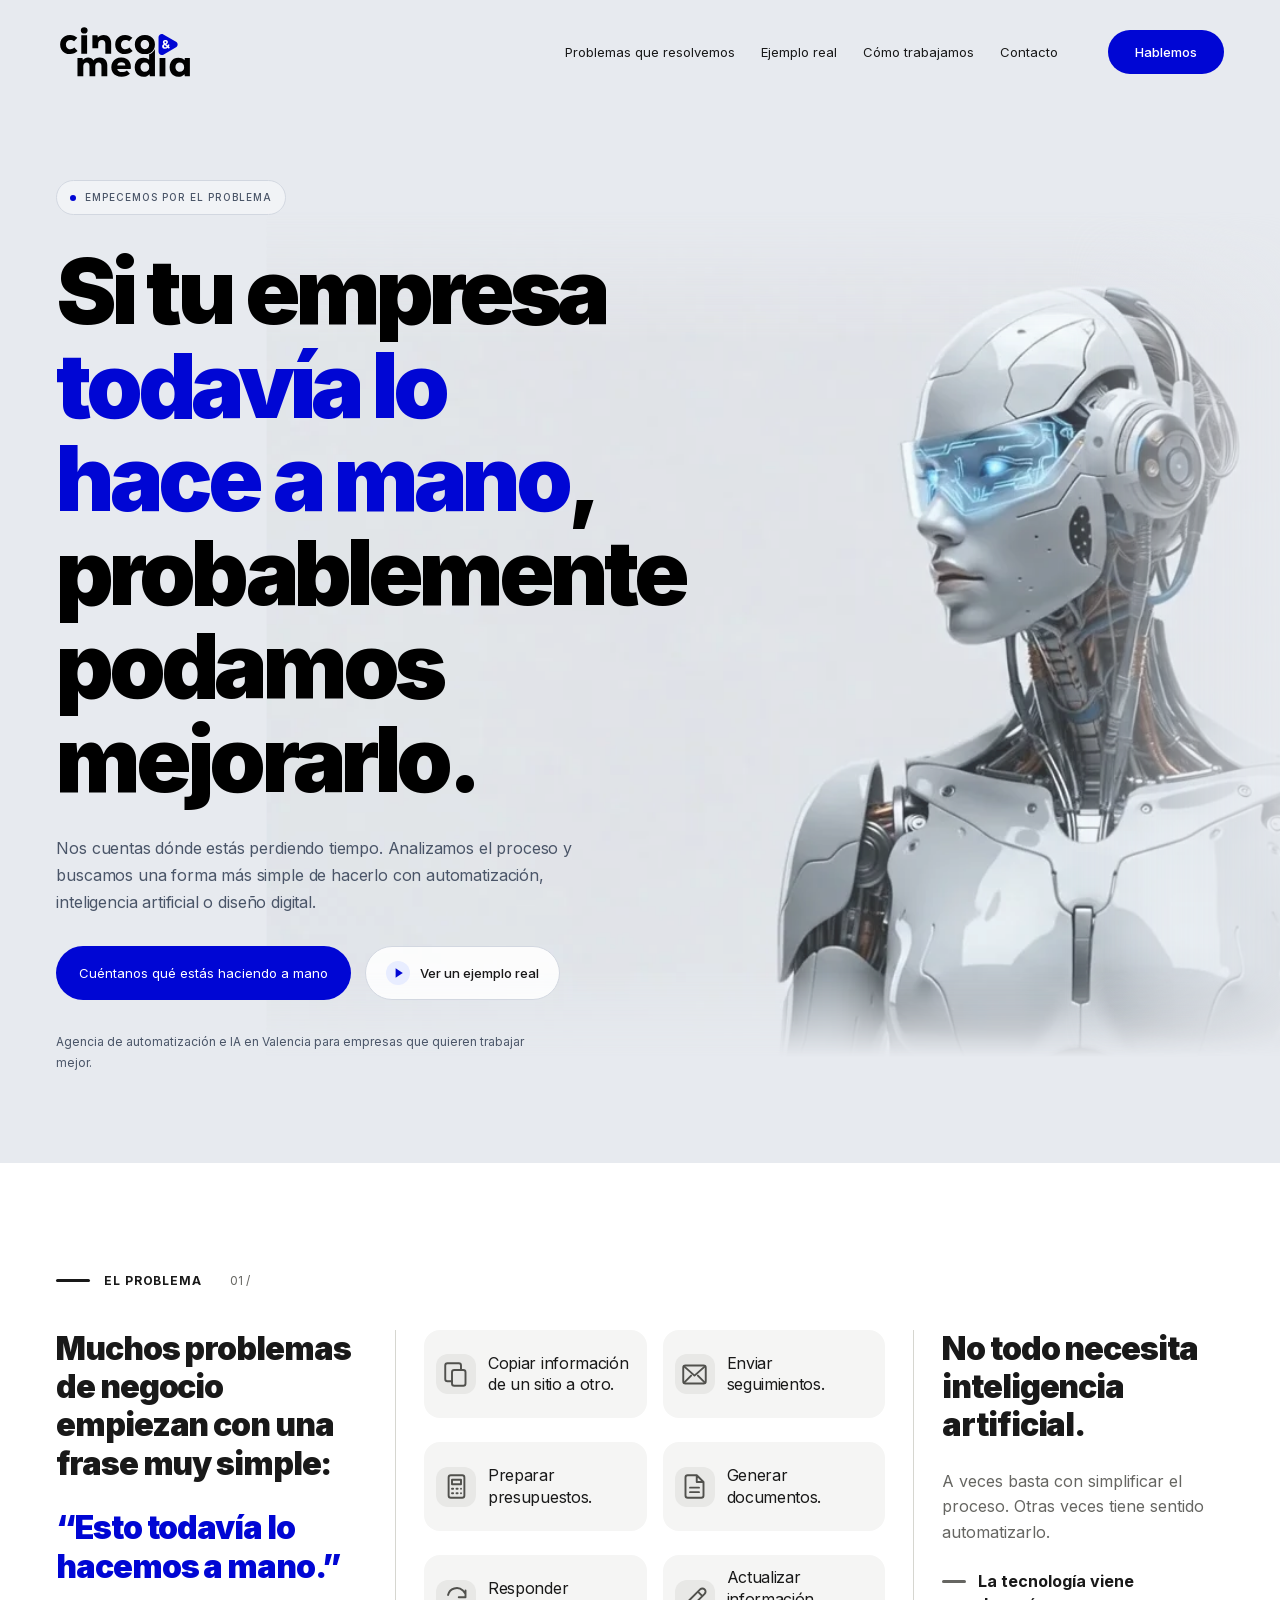
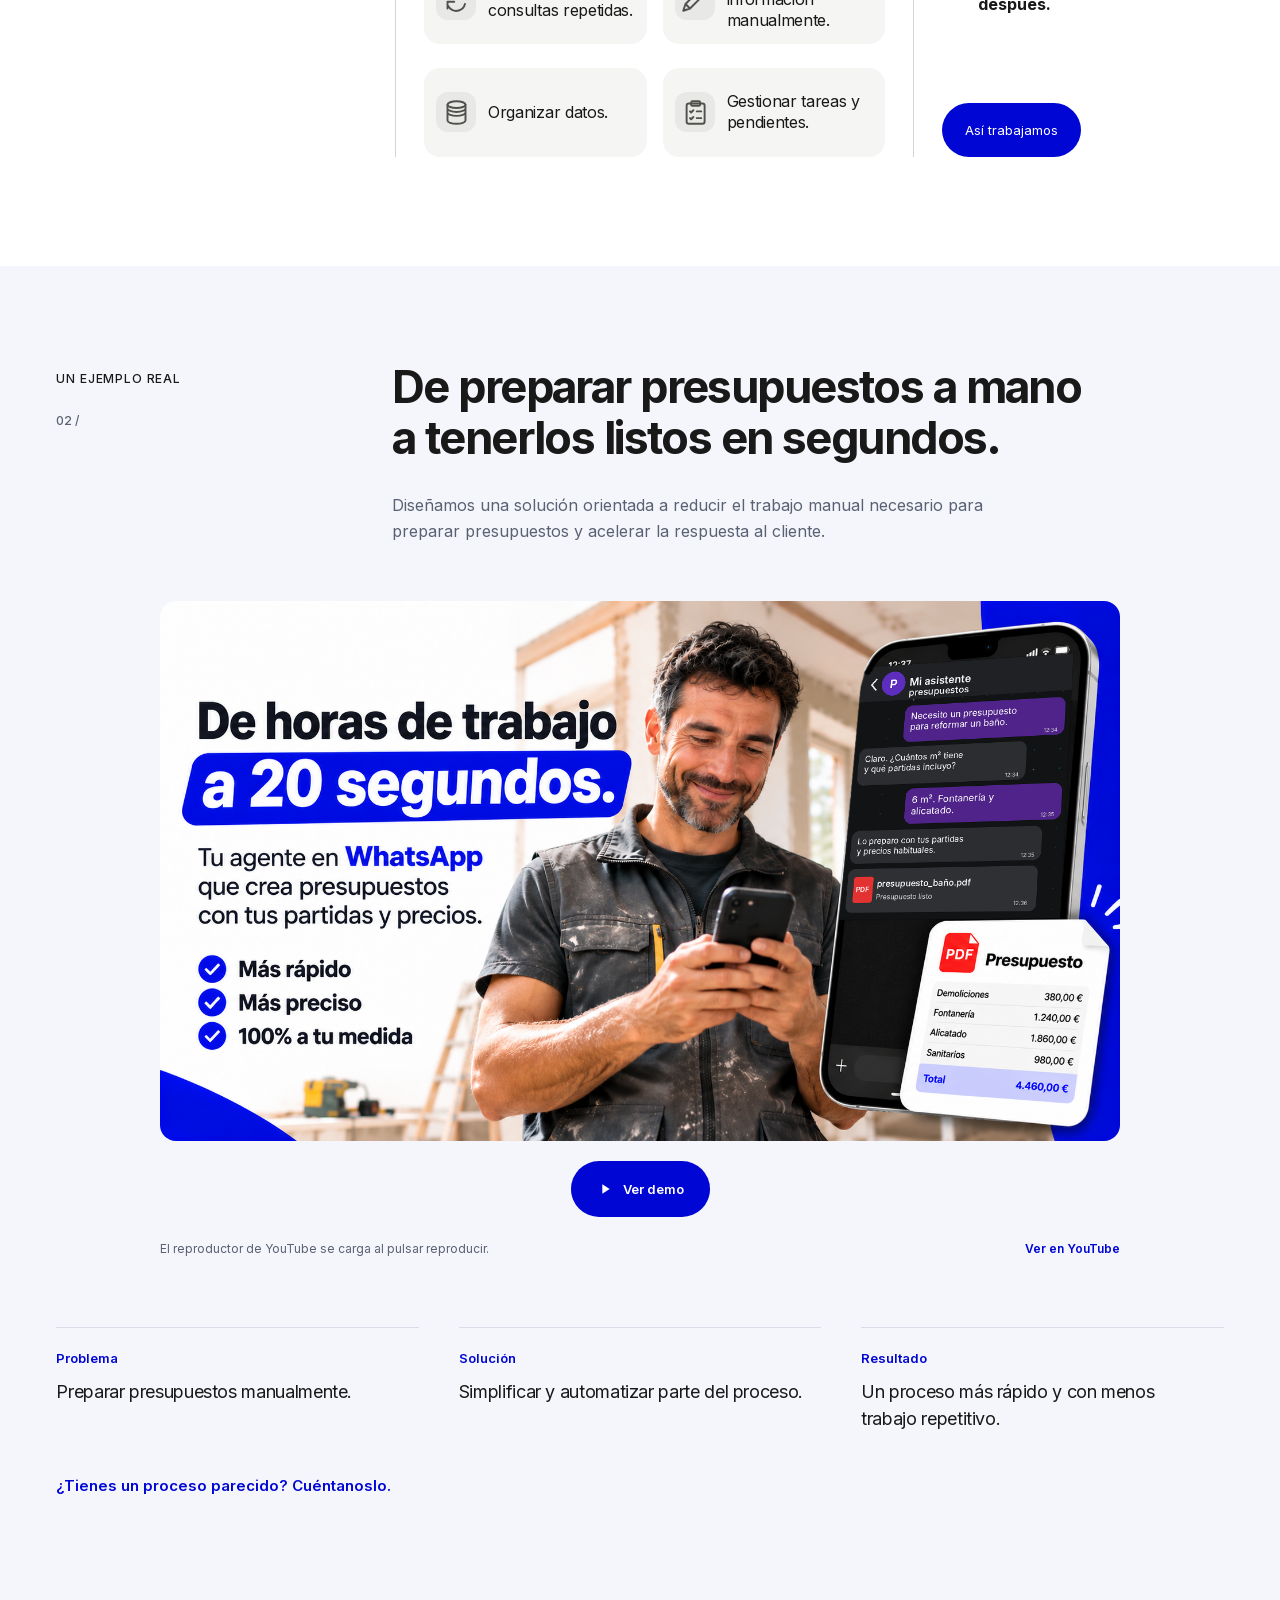
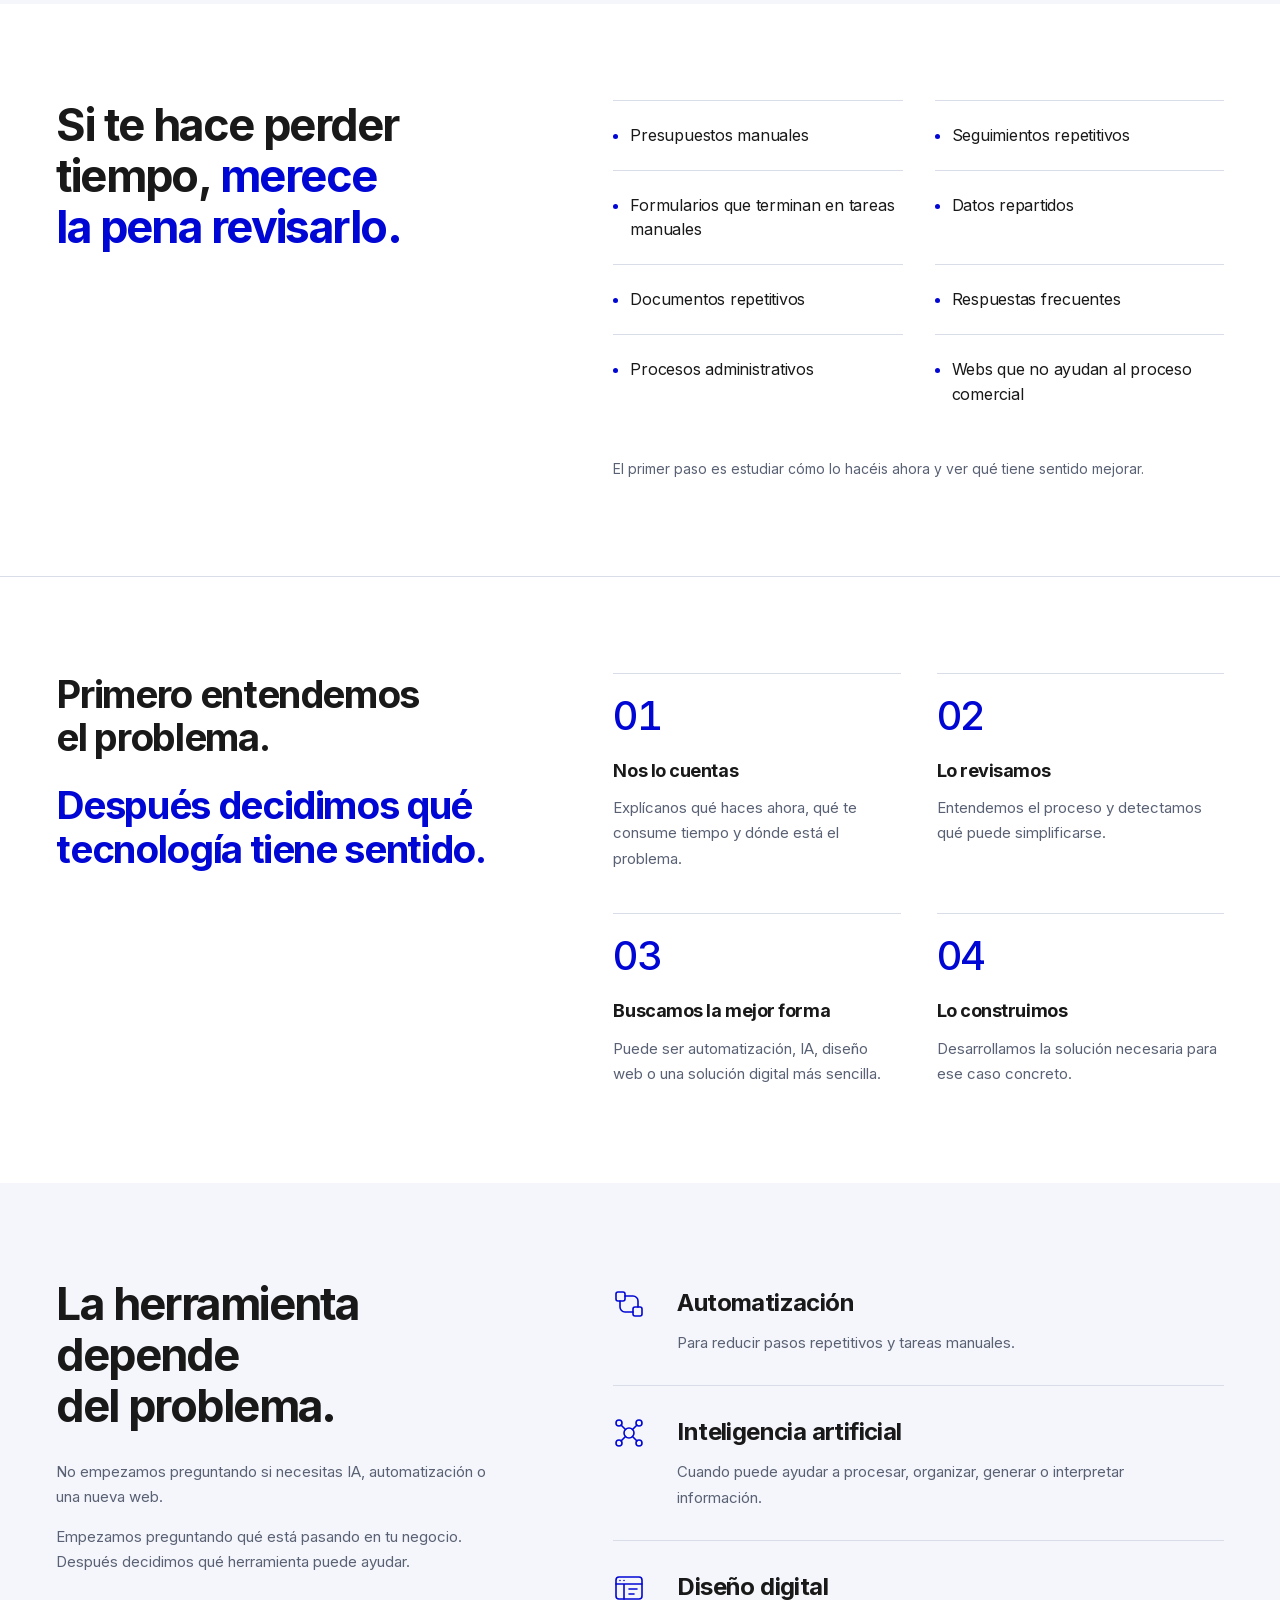
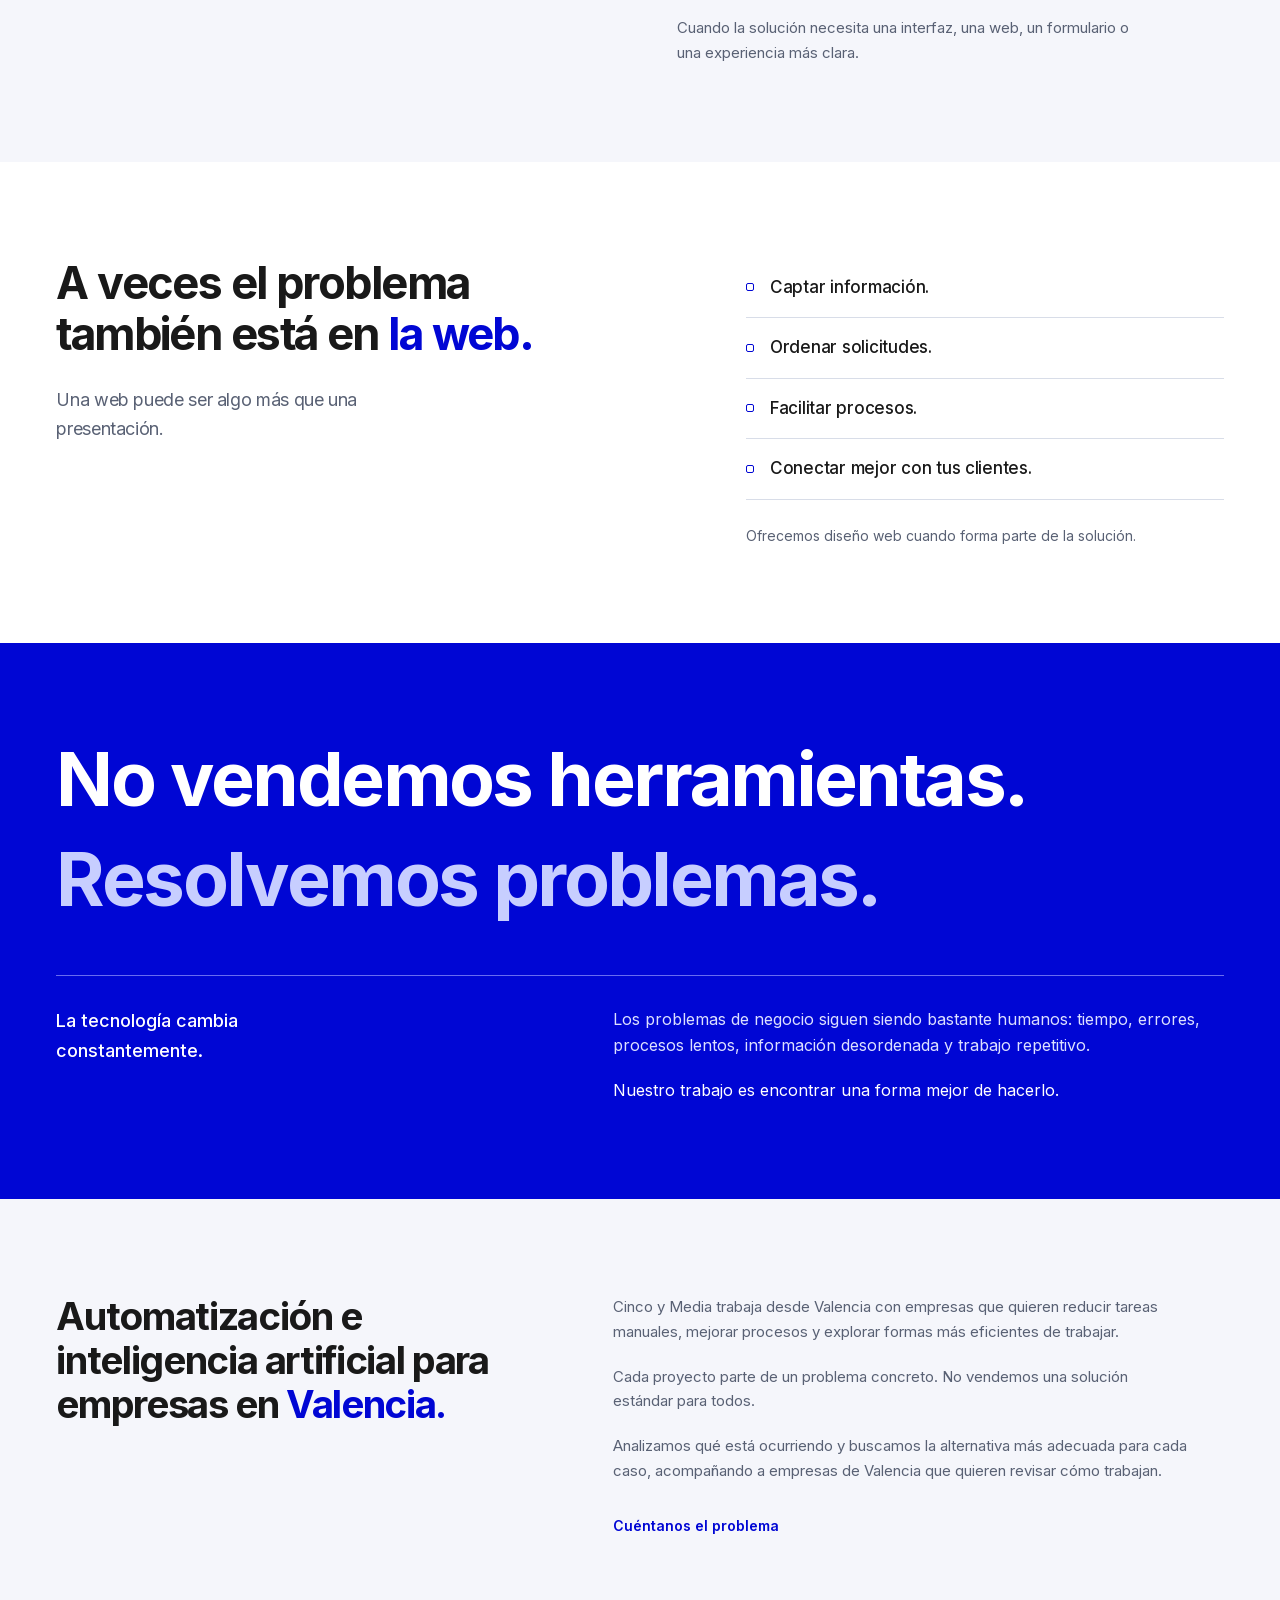
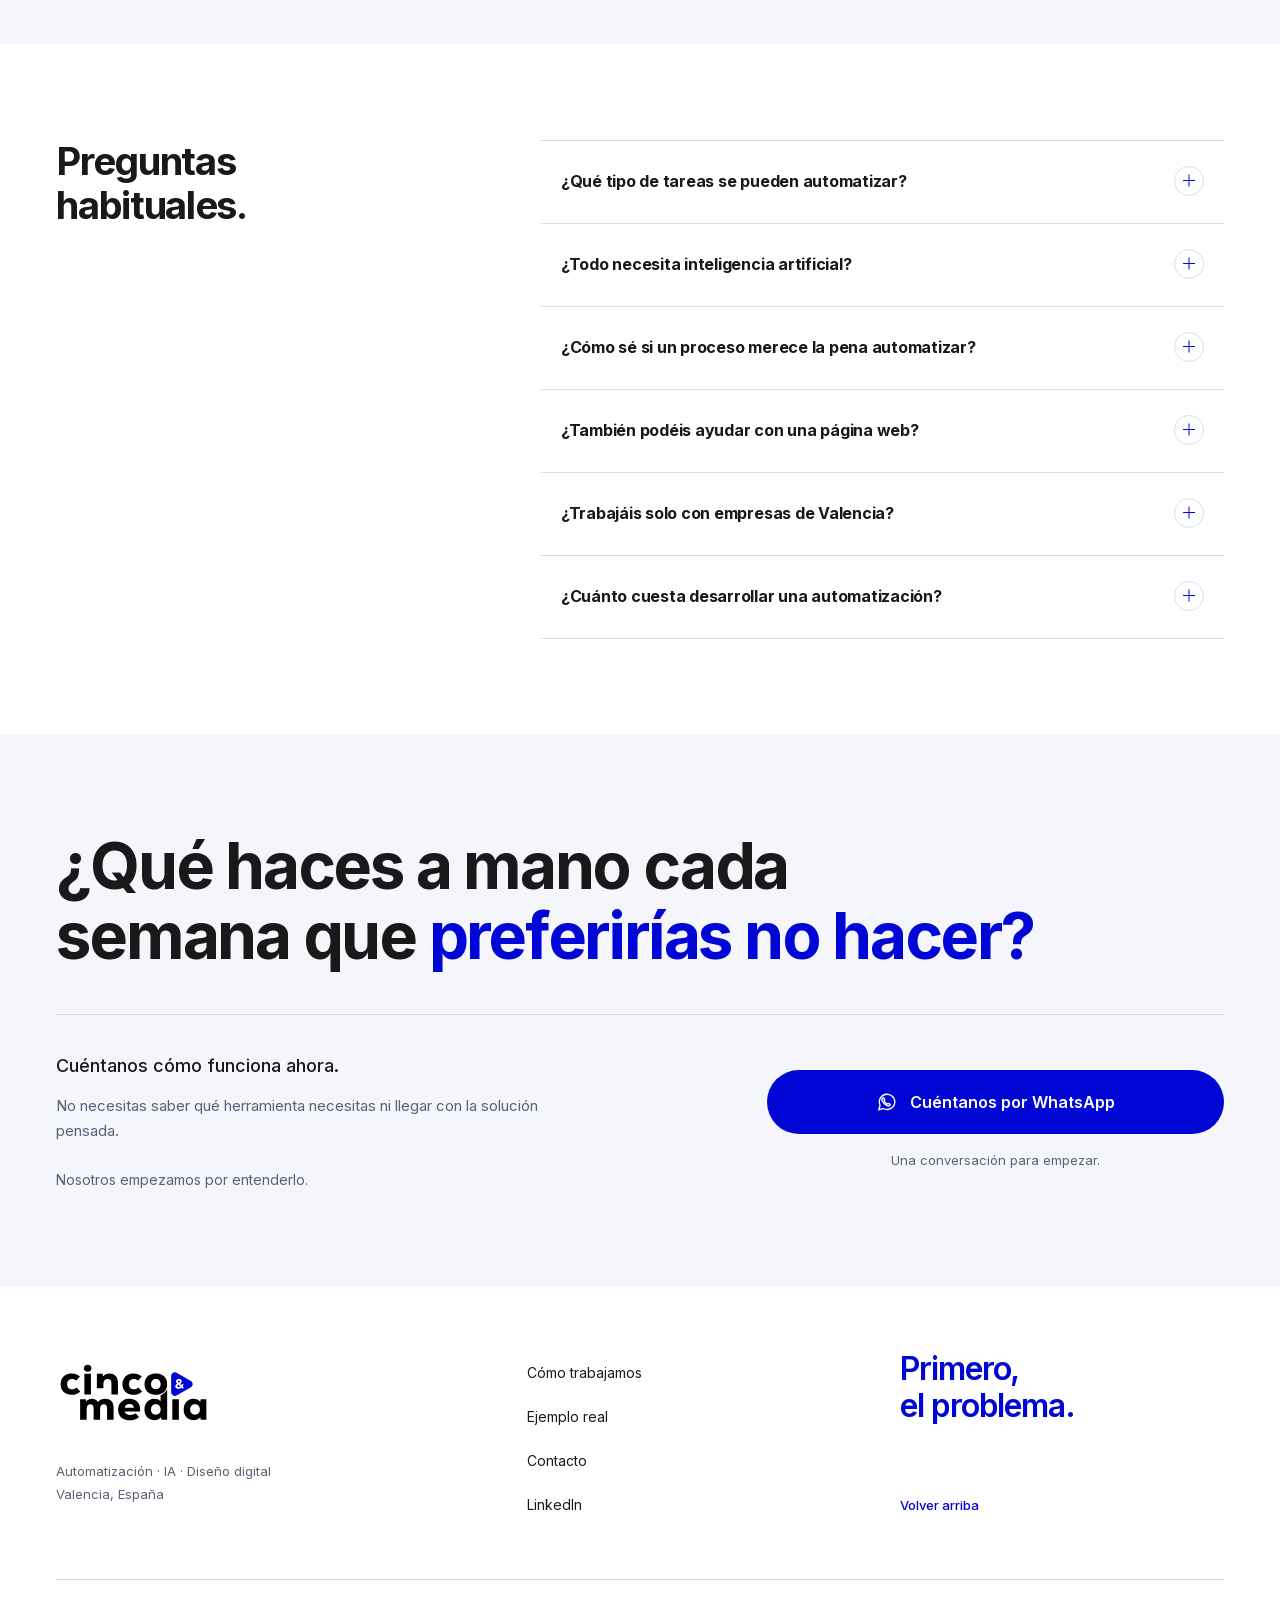
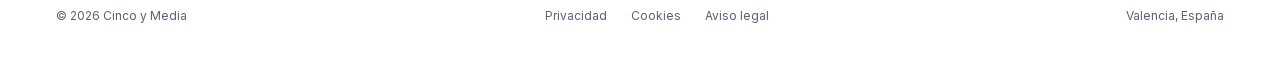
<file: index.html>
<!doctype html>
<html lang="es">
<head>
  <meta charset="utf-8">
  <meta name="viewport" content="width=device-width, initial-scale=1">
  <title>Automatización e IA para Empresas en Valencia | Cinco y Media</title>
  <meta name="description" content="Ayudamos a empresas de Valencia a reducir tareas manuales y mejorar procesos mediante automatización, inteligencia artificial y diseño digital.">
  <meta name="robots" content="index, follow, max-image-preview:large">
  <meta name="theme-color" content="#f8f8f5">
  <link rel="canonical" href="https://cincoymedia.com/">
  <meta property="og:type" content="website">
  <meta property="og:locale" content="es_ES">
  <meta property="og:site_name" content="Cinco y Media">
  <meta property="og:title" content="Automatización e IA para Empresas en Valencia | Cinco y Media">
  <meta property="og:description" content="Ayudamos a empresas de Valencia a reducir tareas manuales y mejorar procesos mediante automatización, inteligencia artificial y diseño digital.">
  <meta property="og:url" content="https://cincoymedia.com/">
  <meta name="twitter:card" content="summary">
  <meta name="twitter:title" content="Automatización e IA para Empresas en Valencia | Cinco y Media">
  <meta name="twitter:description" content="Ayudamos a empresas de Valencia a reducir tareas manuales y mejorar procesos mediante automatización, inteligencia artificial y diseño digital.">
  <link rel="icon" type="image/svg+xml" href="assets/favicon.svg">
  <link rel="preload" href="assets/inter-latin.woff2" as="font" type="font/woff2" crossorigin>
  <link rel="stylesheet" href="styles.css?v=20261112-1">
  <link rel="stylesheet" href="hero-motion.css?v=20261104-2">
  <script src="site.js?v=20261112-1" defer></script>
  <script src="hero-motion.js" defer></script>
  <script type="application/ld+json">
  {"@context":"https://schema.org","@graph":[{"@type":"Organization","@id":"https://cincoymedia.com/#organization","name":"Cinco y Media","url":"https://cincoymedia.com/","logo":"https://cincoymedia.com/assets/cincoymedia.svg","description":"Agencia de Valencia que ayuda a empresas a revisar tareas manuales y mejorar procesos mediante automatización, inteligencia artificial y diseño digital.","areaServed":{"@type":"Place","name":"Valencia, España"}},{"@type":"WebSite","@id":"https://cincoymedia.com/#website","url":"https://cincoymedia.com/","name":"Cinco y Media","inLanguage":"es-ES","publisher":{"@id":"https://cincoymedia.com/#organization"}}]}
  </script>
</head>
<body id="inicio">
  <a class="skip-link" href="#contenido">Saltar al contenido</a>

  <!-- 01. Header -->
  <div class="hero-header">
  <header class="site-header wrap">
    <a class="brand" href="#inicio" aria-label="Cinco y Media — Inicio"><img src="assets/cincoymedia.svg" width="2800" height="1500" alt="Cinco y Media"></a>
    <nav class="desktop-nav" aria-label="Navegación principal">
      <a href="#problemas">Problemas que resolvemos</a>
      <a href="#ejemplo-real">Ejemplo real</a>
      <a href="#metodo">Cómo trabajamos</a>
      <a href="#contacto">Contacto</a>
    </nav>
    <a class="header-cta" href="#contacto">Hablemos</a>
    <button class="menu-toggle" type="button" aria-expanded="false" aria-controls="mobile-nav"><span>Menú</span><span class="hamburger" aria-hidden="true"></span></button>
    <nav id="mobile-nav" class="mobile-nav" aria-label="Navegación móvil" hidden>
      <a href="#problemas">Problemas que resolvemos</a>
      <a href="#ejemplo-real">Ejemplo real</a>
      <a href="#metodo">Cómo trabajamos</a>
      <a href="#contacto">Contacto</a>
      <a class="mobile-contact" href="https://wa.me/34614811073" target="_blank" rel="noopener noreferrer">Hablemos por WhatsApp<span class="sr-only"> (abre una nueva pestaña)</span></a>
    </nav>
  </header>
  </div>

  <main id="contenido">
    <!-- 02. Hero -->
    <section class="hero hero-motion" aria-labelledby="hero-title">
      <div class="hero-motion-layout wrap">
        <div class="hero-copy">
          <p class="eyebrow hero-badge"><span aria-hidden="true"></span>Empecemos por el problema</p>
          <h1 id="hero-title"><span class="hero-line">Si tu empresa <span class="hero-accent">todavía</span></span> <span class="hero-line"><span class="hero-accent">lo hace a mano</span>, probablemente</span> <span class="hero-line">podamos mejorarlo.</span></h1>
          <p class="hero-description">Nos cuentas dónde estás perdiendo tiempo. Analizamos el proceso y buscamos una forma más simple de hacerlo con automatización, inteligencia artificial o diseño digital.</p>
          <div class="hero-actions"><a class="primary-link" href="#contacto">Cuéntanos qué estás haciendo a mano</a><a class="hero-secondary" href="#ejemplo-real"><span class="hero-play" aria-hidden="true"><svg viewBox="0 0 20 20" width="16" height="16"><path d="m7 4 9 6-9 6Z" fill="currentColor"/></svg></span>Ver un ejemplo real</a></div>
          <p class="hero-local">Agencia de automatización e IA en Valencia para empresas que quieren trabajar mejor.</p>
        </div>
        <div class="hero-visual" aria-hidden="true">
          <video id="hero-motion-video" poster="assets/hero-motion-poster.webp" data-src="assets/hero-motion.mp4" width="1280" height="720" muted playsinline loop preload="none" tabindex="-1" disablepictureinpicture></video>
        </div>
        <div class="hero-motion-controls">
          <span class="hero-motion-hint" hidden>Mueve el cursor para explorar</span>
          <button class="hero-motion-toggle" type="button" aria-controls="hero-motion-video" aria-pressed="false" hidden>Pausar movimiento</button>
        </div>
      </div>
    </section>

    <!-- 03. El problema -->
    <section id="problema" class="section problem" aria-labelledby="problem-title">
      <div class="wrap">
        <div class="problem-heading"><p class="eyebrow">El problema</p><span class="section-index" aria-hidden="true">01 /</span></div>
        <div class="problem-layout">
          <h2 id="problem-title"><span class="problem-premise">Muchos problemas de negocio empiezan con una frase muy simple:</span><span class="problem-quote">“Esto todavía lo hacemos a mano.”</span></h2>
          <ul class="manual-tasks" aria-label="Ejemplos de tareas manuales">
            <li><span class="task-icon" aria-hidden="true"><svg viewBox="0 0 24 24"><rect x="8" y="8" width="12" height="14" rx="2"/><path d="M16 8V4a2 2 0 0 0-2-2H4a2 2 0 0 0-2 2v12a2 2 0 0 0 2 2h4"/></svg></span><span>Copiar información de un sitio a otro.</span></li>
            <li><span class="task-icon" aria-hidden="true"><svg viewBox="0 0 24 24"><rect x="5" y="2" width="14" height="20" rx="2"/><path d="M8 6h8v4H8zM8 14h1m3 0h1m3 0h.01M8 18h1m3 0h1m3 0h.01"/></svg></span><span>Preparar presupuestos.</span></li>
            <li><span class="task-icon" aria-hidden="true"><svg viewBox="0 0 24 24"><path d="M20 4v6h-6M4 20v-6h6M4.5 8a8 8 0 0 1 13.2-4L20 7M4 17l2.3 3A8 8 0 0 0 19.5 16"/></svg></span><span>Responder consultas repetidas.</span></li>
            <li><span class="task-icon" aria-hidden="true"><svg viewBox="0 0 24 24"><ellipse cx="12" cy="5" rx="8" ry="3"/><path d="M4 5v14c0 1.7 3.6 3 8 3s8-1.3 8-3V5M4 12c0 1.7 3.6 3 8 3s8-1.3 8-3M4 8.5c0 1.7 3.6 3 8 3s8-1.3 8-3"/></svg></span><span>Organizar datos.</span></li>
            <li><span class="task-icon" aria-hidden="true"><svg viewBox="0 0 24 24"><rect x="2" y="4" width="20" height="16" rx="2"/><path d="m3 5 9 8 9-8M3 19l6-6m12 6-6-6"/></svg></span><span>Enviar seguimientos.</span></li>
            <li><span class="task-icon" aria-hidden="true"><svg viewBox="0 0 24 24"><path d="M14 2H6a2 2 0 0 0-2 2v16a2 2 0 0 0 2 2h12a2 2 0 0 0 2-2V8zM14 2v6h6M8 13h8m-8 4h8"/></svg></span><span>Generar documentos.</span></li>
            <li><span class="task-icon" aria-hidden="true"><svg viewBox="0 0 24 24"><path d="m15 5 4 4M4 16 17 3a2.8 2.8 0 0 1 4 4L8 20l-6 2zM4 16l4 4"/></svg></span><span>Actualizar información manualmente.</span></li>
            <li><span class="task-icon" aria-hidden="true"><svg viewBox="0 0 24 24"><rect x="5" y="4" width="16" height="18" rx="2"/><rect x="9" y="2" width="8" height="4" rx="1"/><path d="m8 11 1 1 2-2m3 1h4m-10 6 1 1 2-2m3 1h4"/></svg></span><span>Gestionar tareas y pendientes.</span></li>
          </ul>
          <div class="problem-perspective">
            <h3>No todo necesita inteligencia artificial.</h3>
            <p>A veces basta con simplificar el proceso. Otras veces tiene sentido automatizarlo.</p>
            <p class="closing-line">La tecnología viene después.</p>
            <a class="primary-link problem-cta" href="#metodo">Así trabajamos</a>
          </div>
        </div>
      </div>
    </section>

    <div class="lower-page">
    <!-- 04. Ejemplo real: vídeo facilitado por Cinco y Media -->
    <section id="ejemplo-real" class="section case-study" aria-labelledby="case-title">
      <div class="wrap">
      <div class="section-heading"><p class="eyebrow">Un ejemplo real <span class="section-index" aria-hidden="true">02 /</span></p><div><h2 id="case-title">De preparar presupuestos a mano a tenerlos listos en segundos.</h2><p class="section-intro">Diseñamos una solución orientada a reducir el trabajo manual necesario para preparar presupuestos y acelerar la respuesta al cliente.</p></div></div>
      <figure class="case-video">
        <div class="video-stage" id="presupuestos-video">
          <a class="video-launch" href="https://www.youtube.com/watch?v=zb0A4mm35fU" data-video-launch aria-label="Ver demo: Presupuestos a medida en segundos, no en horas" aria-describedby="video-notice">
            <img src="assets/presupuestos-portada-corregida.png" width="1672" height="941" loading="lazy" decoding="async" alt="De horas de trabajo a 20 segundos: un agente en WhatsApp que crea presupuestos con tus partidas y precios.">
            <span class="primary-link video-launch-label"><svg aria-hidden="true" viewBox="0 0 24 24" width="16" height="16"><path d="m8 5 11 7-11 7Z" fill="currentColor"/></svg>Ver demo</span>
          </a>
        </div>
        <figcaption><span id="video-notice">El reproductor de YouTube se carga al pulsar reproducir.</span><a class="text-link" href="https://www.youtube.com/watch?v=zb0A4mm35fU" target="_blank" rel="noopener noreferrer">Ver en YouTube<span class="sr-only"> (abre una nueva pestaña)</span></a></figcaption>
      </figure>
      <dl class="case-facts">
        <div><dt>Problema</dt><dd>Preparar presupuestos manualmente.</dd></div>
        <div><dt>Solución</dt><dd>Simplificar y automatizar parte del proceso.</dd></div>
        <div><dt>Resultado</dt><dd>Un proceso más rápido y con menos trabajo repetitivo.</dd></div>
      </dl>
      <a class="case-cta text-link" href="#contacto">¿Tienes un proceso parecido? Cuéntanoslo.</a>
      </div>
    </section>

    <!-- 05. Problemas que podemos abordar -->
    <section id="problemas" class="section help-section" aria-labelledby="help-title">
      <div class="wrap help-layout">
        <h2 id="help-title">Si te hace perder tiempo, <span>merece la pena revisarlo.</span></h2>
        <div class="section-body">
          <ul class="problem-list">
            <li>Presupuestos manuales</li>
            <li>Seguimientos repetitivos</li>
            <li>Formularios que terminan en tareas manuales</li>
            <li>Datos repartidos</li>
            <li>Documentos repetitivos</li>
            <li>Respuestas frecuentes</li>
            <li>Procesos administrativos</li>
            <li>Webs que no ayudan al proceso comercial</li>
          </ul>
          <p class="section-note">El primer paso es estudiar cómo lo hacéis ahora y ver qué tiene sentido mejorar.</p>
        </div>
      </div>
    </section>

    <!-- 06. Método -->
    <section id="metodo" class="section method wrap" aria-labelledby="method-title">
      <h2 id="method-title">Primero entendemos el problema.<span>Después decidimos qué tecnología tiene sentido.</span></h2>
      <ol class="method-steps">
        <li><span class="step-number" aria-hidden="true">01</span><h3>Nos lo cuentas</h3><p>Explícanos qué haces ahora, qué te consume tiempo y dónde está el problema.</p></li>
        <li><span class="step-number" aria-hidden="true">02</span><h3>Lo revisamos</h3><p>Entendemos el proceso y detectamos qué puede simplificarse.</p></li>
        <li><span class="step-number" aria-hidden="true">03</span><h3>Buscamos la mejor forma</h3><p>Puede ser automatización, IA, diseño web o una solución digital más sencilla.</p></li>
        <li><span class="step-number" aria-hidden="true">04</span><h3>Lo construimos</h3><p>Desarrollamos la solución necesaria para ese caso concreto.</p></li>
      </ol>
    </section>

    <!-- 07. Herramientas al servicio del problema -->
    <section id="herramientas" class="section tools-section" aria-labelledby="tools-title">
      <div class="wrap tools-layout">
        <div class="tools-heading">
          <h2 id="tools-title">La herramienta depende del problema.</h2>
          <div class="tools-intro"><p>No empezamos preguntando si necesitas IA, automatización o una nueva web.</p><p>Empezamos preguntando qué está pasando en tu negocio. Después decidimos qué herramienta puede ayudar.</p></div>
        </div>
          <div class="capabilities">
            <article id="automatizacion"><svg class="capability-icon" viewBox="0 0 32 32" aria-hidden="true"><rect x="3" y="4" width="9" height="9" rx="2"/><rect x="20" y="19" width="9" height="9" rx="2"/><path d="M12 8h8a5 5 0 0 1 5 5v6M20 24h-8a5 5 0 0 1-5-5v-6"/></svg><div><h3>Automatización</h3><p>Para reducir pasos repetitivos y tareas manuales.</p></div></article>
            <article id="inteligencia-artificial"><svg class="capability-icon" viewBox="0 0 32 32" aria-hidden="true"><circle cx="16" cy="16" r="5"/><circle cx="6" cy="6" r="3"/><circle cx="26" cy="6" r="3"/><circle cx="6" cy="26" r="3"/><circle cx="26" cy="26" r="3"/><path d="m8 8 4.5 4.5m7-0L24 8M8 24l4.5-4.5m7 0L24 24"/></svg><div><h3>Inteligencia artificial</h3><p>Cuando puede ayudar a procesar, organizar, generar o interpretar información.</p></div></article>
            <article id="diseno-digital"><svg class="capability-icon" viewBox="0 0 32 32" aria-hidden="true"><rect x="3" y="5" width="26" height="22" rx="3"/><path d="M3 12h26M11 12v15M7 8.5h.01M11 8.5h.01M16 17h8m-8 5h5"/></svg><div><h3>Diseño digital</h3><p>Cuando la solución necesita una interfaz, una web, un formulario o una experiencia más clara.</p></div></article>
          </div>
      </div>
    </section>

    <!-- 08. Diseño web como capacidad complementaria -->
    <section id="diseno-web" class="section web-section wrap" aria-labelledby="web-title">
      <div><h2 id="web-title">A veces el problema también está en <span>la web.</span></h2><p class="lead-copy">Una web puede ser algo más que una presentación.</p></div>
      <div class="web-copy"><ul><li>Captar información.</li><li>Ordenar solicitudes.</li><li>Facilitar procesos.</li><li>Conectar mejor con tus clientes.</li></ul><p>Ofrecemos diseño web cuando forma parte de la solución.</p></div>
    </section>

    <!-- 09. Mensaje de marca -->
    <section class="manifesto" aria-labelledby="manifesto-title"><div class="wrap">
      <h2 id="manifesto-title">No vendemos herramientas.<span>Resolvemos problemas.</span></h2>
      <div class="manifesto-bottom"><p>La tecnología cambia constantemente.</p><div><p>Los problemas de negocio siguen siendo bastante humanos: tiempo, errores, procesos lentos, información desordenada y trabajo repetitivo.</p><p>Nuestro trabajo es encontrar una forma mejor de hacerlo.</p></div></div>
    </div></section>

    <!-- 10. Valencia -->
    <section id="valencia" class="section local" aria-labelledby="local-title"><div class="wrap local-grid">
      <div><h2 id="local-title">Automatización e inteligencia artificial para empresas en <span>Valencia.</span></h2></div>
      <div class="local-copy"><p>Cinco y Media trabaja desde Valencia con empresas que quieren reducir tareas manuales, mejorar procesos y explorar formas más eficientes de trabajar.</p><p>Cada proyecto parte de un problema concreto. No vendemos una solución estándar para todos.</p><p>Analizamos qué está ocurriendo y buscamos la alternativa más adecuada para cada caso, acompañando a empresas de Valencia que quieren revisar cómo trabajan.</p><a class="text-link" href="#contacto">Cuéntanos el problema</a></div>
    </div></section>

    <!-- 11. Preguntas frecuentes -->
    <section id="preguntas" class="section wrap faq-section" aria-labelledby="faq-title">
      <h2 id="faq-title">Preguntas habituales.</h2>
      <div class="faq-list">
        <details><summary><h3><span>¿Qué tipo de tareas se pueden automatizar?</span><span class="disclosure-icon" aria-hidden="true"></span></h3></summary><p>Muchas tareas repetitivas pueden revisarse: recopilar información, generar documentos, organizar solicitudes, realizar seguimientos o mover datos entre pasos de un proceso. Primero estudiamos cómo se hace actualmente.</p></details>
        <details><summary><h3><span>¿Todo necesita inteligencia artificial?</span><span class="disclosure-icon" aria-hidden="true"></span></h3></summary><p>No. En muchos casos una automatización sencilla es suficiente. La IA tiene sentido cuando aporta una ventaja real dentro del proceso.</p></details>
        <details><summary><h3><span>¿Cómo sé si un proceso merece la pena automatizar?</span><span class="disclosure-icon" aria-hidden="true"></span></h3></summary><p>Revisamos con qué frecuencia se repite, cuánto trabajo supone y qué dificultades genera. Con ese contexto podemos valorar si conviene simplificarlo, automatizar una parte o mantenerlo como está.</p></details>
        <details><summary><h3><span>¿También podéis ayudar con una página web?</span><span class="disclosure-icon" aria-hidden="true"></span></h3></summary><p>Sí. Ofrecemos diseño web cuando ayuda a resolver el problema: explicar mejor una propuesta, recoger información u ordenar solicitudes. Primero vemos qué necesita la empresa.</p></details>
        <details><summary><h3><span>¿Trabajáis solo con empresas de Valencia?</span><span class="disclosure-icon" aria-hidden="true"></span></h3></summary><p>Trabajamos desde Valencia y también podemos colaborar a distancia. Cuéntanos dónde está tu empresa y qué necesitas para valorar cómo abordar el proyecto.</p></details>
        <details><summary><h3><span>¿Cuánto cuesta desarrollar una automatización?</span><span class="disclosure-icon" aria-hidden="true"></span></h3></summary><p>Depende del problema, el alcance y la solución necesaria. Primero necesitamos entender el proceso antes de poder plantear una propuesta.</p></details>
      </div>
    </section>

    <!-- 12. Contacto -->
    <section id="contacto" class="contact" aria-labelledby="contact-title"><div class="wrap">
      <h2 id="contact-title">¿Qué haces a mano cada semana que <span>preferirías no hacer?</span></h2>
      <div class="contact-bottom"><div><p>Cuéntanos cómo funciona ahora.</p><p>No necesitas saber qué herramienta necesitas ni llegar con la solución pensada.</p><p class="contact-microcopy">Nosotros empezamos por entenderlo.</p></div><div class="contact-actions"><a class="primary-link whatsapp-link" href="https://wa.me/34614811073?text=Hola%2C%20quiero%20contaros%20un%20proceso%20que%20hacemos%20a%20mano%20en%20mi%20empresa." target="_blank" rel="noopener noreferrer"><svg viewBox="0 0 24 24" width="22" height="22" aria-hidden="true"><path d="M20.5 11.6a8.5 8.5 0 0 1-12.6 7.5L3 20.5l1.4-4.7A8.5 8.5 0 1 1 20.5 11.6Z"/><path d="M8 7.5c.5-.5 1.5 2 1.4 2.4l-.6.7a7.3 7.3 0 0 0 3.6 3.6l.7-.6c.4-.1 2.9.9 2.4 1.4-.7 1.6-2.2 1.5-3.6.9a10 10 0 0 1-5.2-5.2C6.1 9.3 6.4 8.2 8 7.5Z"/></svg>Cuéntanos por WhatsApp<span class="sr-only"> (abre una nueva pestaña)</span></a><p class="contact-channel">Una conversación para empezar.</p></div></div>
    </div></section>
    </div>
  </main>

  <!-- 13. Footer -->
  <footer class="site-footer"><div class="wrap">
    <div class="footer-main">
      <div class="footer-brand"><a class="brand" href="#inicio" aria-label="Cinco y Media — Volver al inicio"><img src="assets/cincoymedia.svg" alt="Cinco y Media" width="2800" height="1500" loading="lazy"></a><p>Automatización · IA · Diseño digital<br>Valencia, España</p></div>
      <nav class="footer-nav" aria-label="Navegación del pie"><a href="#metodo">Cómo trabajamos</a><a href="#ejemplo-real">Ejemplo real</a><a href="#contacto">Contacto</a><a href="https://www.linkedin.com/company/encincoymedia/" target="_blank" rel="noopener noreferrer">LinkedIn<span class="sr-only"> (abre una nueva pestaña)</span></a></nav>
      <div class="footer-note"><p>Primero,<br>el problema.</p><a class="text-link" href="#inicio">Volver arriba</a></div>
    </div>
    <div class="footer-bottom"><small>© <span data-year>2026</span> Cinco y Media</small><nav aria-label="Información legal"><a href="#privacidad" data-legal="privacidad">Privacidad</a><a href="#cookies" data-legal="cookies">Cookies</a><a href="#aviso-legal" data-legal="aviso-legal">Aviso legal</a></nav><span>Valencia, España</span></div>
    <div class="legal-notices">
      <section id="privacidad"><h2>Privacidad</h2><p>Contenido provisional. La política de privacidad de esta nueva web está pendiente de incorporar. Para cualquier consulta, puedes <a href="https://wa.me/34614811073" target="_blank" rel="noopener noreferrer">contactarnos por WhatsApp</a>.</p></section>
      <section id="cookies"><h2>Cookies</h2><p>La Home no incorpora analítica ni publicidad propia. El vídeo se aloja en YouTube: su reproductor solo se carga cuando decides reproducirlo. Al hacerlo se establece una conexión con YouTube, sujeto a sus propias políticas de privacidad y almacenamiento. Los enlaces externos están sujetos a las políticas de sus respectivos sitios.</p></section>
      <section id="aviso-legal"><h2>Aviso legal</h2><p>Contenido provisional. Los datos del titular y el aviso legal definitivo están pendientes de incorporar. Contacto: <a href="https://wa.me/34614811073" target="_blank" rel="noopener noreferrer">WhatsApp</a>.</p></section>
    </div>
  </div></footer>
  <dialog id="legal-dialog" aria-labelledby="legal-dialog-title"><button type="button" class="dialog-close" aria-label="Cerrar información legal">Cerrar <span aria-hidden="true">×</span></button><div class="dialog-content"></div></dialog>
</body>
</html>
</file>
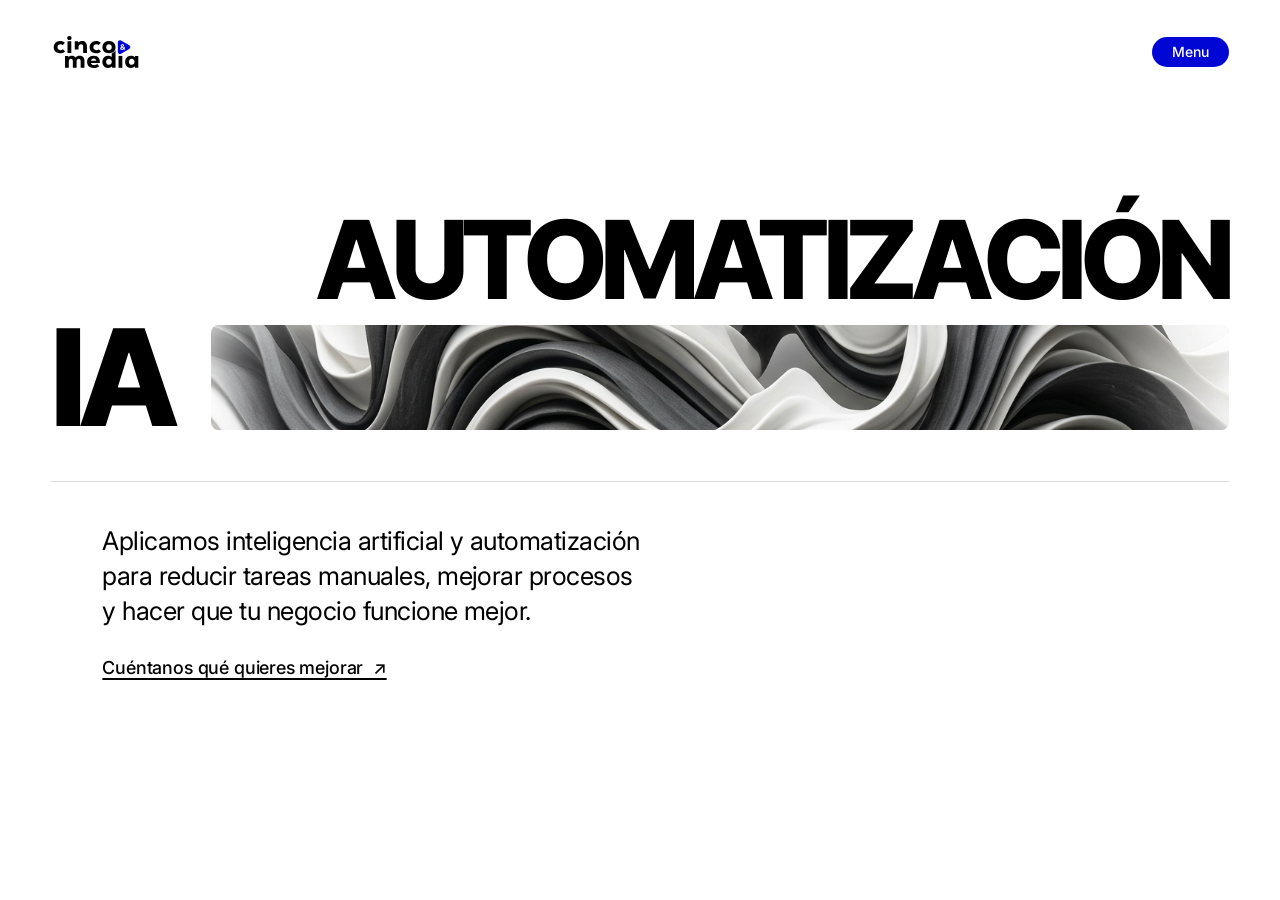
<file: hero/index.html>
<!doctype html>
<html lang="es">
  <head>
    <meta charset="utf-8">
    <meta name="viewport" content="width=device-width, initial-scale=1">
    <meta name="description" content="Cinco y Media — IA y automatización para empresas en Valencia.">
    <title>Cinco y Media — IA y automatización para empresas en Valencia</title>
    <link rel="preconnect" href="https://fonts.googleapis.com">
    <link rel="preconnect" href="https://fonts.gstatic.com" crossorigin>
    <link href="https://fonts.googleapis.com/css2?family=Inter+Tight:wght@800;900&family=Inter:ital,wght@0,400;0,500&display=swap" rel="stylesheet">
    <link rel="stylesheet" href="styles.css">
  </head>
  <body>

    <header class="header">
      <a class="header__brand" href="/" aria-label="Cinco y Media — Inicio">
        <img class="header__logo" src="../Logos/Logos cincoymedia-01.svg" alt="Cinco y Media" width="170" height="91">
      </a>
      <a class="header__menu" href="#menu">Menu</a>
    </header>

    <main>
      <!-- COMPOSICIÓN TIPOGRÁFICA — Estructura visual aria-hidden, H1 semántico oculto -->
      <section class="hero" aria-labelledby="hero-h1">

        <h1 id="hero-h1" class="sr-only">IA y automatización para empresas en Valencia.</h1>

        <div class="poster">
          <div class="poster__row poster__row--top">
            <span class="poster__word" aria-hidden="true">AUTOMATIZACIÓN</span>
          </div>
          <div class="poster__row poster__row--bottom">
            <span class="poster__word poster__word--ia" aria-hidden="true">IA</span>
            <div class="poster__img-wrap" aria-hidden="true">
              <img class="poster__img" src="hero-visual.jpg" alt="" width="1200" height="380">
            </div>
          </div>
        </div>

        <hr class="rule" aria-hidden="true">

        <div class="editorial">
          <p class="editorial__text">
            Aplicamos inteligencia artificial y automatización<br>
            para reducir tareas manuales, mejorar procesos<br>
            y hacer que tu negocio funcione mejor.
          </p>
          <a class="editorial__link" href="#contacto">
            Cuéntanos qué quieres mejorar&nbsp;&nbsp;↗
          </a>
        </div>

      </section>
    </main>

  </body>
</html>
</file>
<file: styles.css>
@font-face{font-family:Inter;src:url('assets/inter-latin.woff2') format('woff2');font-style:normal;font-weight:100 900;font-display:swap}
:root{--paper:#f8f8f5;--white:#fff;--ink:#191919;--muted:#666662;--line:#d6d6d0;--blue:#0006d4;--soft:#e7eaef;--gutter:clamp(22px,4.4vw,80px);--section:clamp(80px,8.5vw,136px)}
*,*::before,*::after{box-sizing:border-box;min-width:0}
html{scroll-behavior:smooth;scroll-padding-top:28px;background:var(--paper);color:var(--ink);font-family:Inter,Arial,Helvetica,sans-serif;-webkit-font-smoothing:antialiased;overflow-wrap:anywhere}
body{margin:0}a{color:inherit;text-decoration:none}button{font:inherit;color:inherit;cursor:pointer;border:0}button,a,summary{-webkit-tap-highlight-color:transparent;touch-action:manipulation}
a,button,summary{outline-offset:5px}a:focus-visible,button:focus-visible,summary:focus-visible{outline:2px solid var(--blue)}
a,button{transition:color .2s,background-color .2s}a:hover,button:hover{color:var(--blue)}
img{display:block;max-width:100%;height:auto}figure,p,h1,h2,h3{margin:0}p{font-size:1rem;line-height:1.65}
h1,h2,h3,h4,h5,h6{font-family:Inter,Arial,Helvetica,sans-serif;font-weight:700}
h2{font-size:clamp(2rem,3.5vw,3.5rem);letter-spacing:-.045em;line-height:1.14;text-wrap:pretty}
h3{font-size:clamp(1.125rem,1.8vw,1.625rem);letter-spacing:-.03em;line-height:1.3}
::selection{background:var(--blue);color:#fff}[hidden]{display:none!important}
.wrap{width:min(100%,1600px);padding-inline:var(--gutter);margin-inline:auto}
.sr-only{position:absolute;width:1px;height:1px;padding:0;margin:-1px;overflow:hidden;clip:rect(0,0,0,0);white-space:nowrap;border:0}
.skip-link{position:fixed;z-index:30;top:10px;left:20px;padding:14px 20px;background:var(--blue);color:#fff;transform:translateY(-150%)}.skip-link:focus{transform:translateY(0);color:#fff}
.eyebrow{font-size:.75rem;line-height:1.5;letter-spacing:.07em;text-transform:uppercase;font-weight:500}
.muted-heading{color:var(--muted)}.section{padding-block:var(--section)}
.section-heading{display:grid;grid-template-columns:1fr 3fr;gap:5%}
.section-heading>.eyebrow{display:flex;flex-direction:column;gap:24px;padding-top:8px}
.section-index{color:var(--muted);font-size:.75rem;letter-spacing:0}.section-heading{margin-bottom:56px}
.section-intro{max-width:660px;color:var(--muted);margin-top:28px}.section-note{font-size:.875rem;color:var(--muted);margin-top:24px}
.primary-link{display:inline-flex;align-items:center;justify-content:center;background:var(--blue);color:#fff;padding:21px 24px;min-height:62px;font-size:.875rem;line-height:1.4;text-align:center}
.primary-link:hover{color:#fff;background:var(--ink)}.primary-link:active{background:#333}
.text-link{display:inline-flex;align-items:center;min-height:44px;width:fit-content;padding-block:10px;font-size:.875rem;font-weight:500;color:var(--blue)}
.text-link:hover{color:var(--ink)}.lead-copy{font-size:1.2rem;line-height:1.5;letter-spacing:-.02em}
/* Header */
.site-header{display:flex;align-items:center;justify-content:space-between;gap:28px;min-height:104px;position:relative;z-index:5}
.brand{display:inline-flex;flex-shrink:0}.brand img{width:138px;height:auto}
.desktop-nav{display:flex;gap:26px;margin-left:auto;align-items:center}.desktop-nav a,.header-cta{font-size:.8125rem;min-height:44px;display:inline-flex;align-items:center}.header-cta{margin-left:22px;font-weight:500}
.menu-toggle{display:none;background:none;align-items:center;gap:16px;min-height:44px;padding:10px 0}
.hamburger{width:23px;height:12px;border-top:1px solid;border-bottom:1px solid;position:relative;transition:transform .2s}
.menu-toggle[aria-expanded=true] .hamburger{border-bottom:0;transform:translateY(5px) rotate(45deg)}
.menu-toggle[aria-expanded=true] .hamburger::after{content:'';position:absolute;width:23px;border-top:1px solid;left:0;top:-1px;transform:rotate(90deg)}
/* Hero: the problem leads; technology is supporting context. */
.hero{padding-top:42px;padding-bottom:42px}.hero-topline{display:flex;justify-content:space-between;align-items:center;margin-bottom:42px}.location-label{font-size:.75rem;color:var(--muted)}
.hero h1{font-size:clamp(3.2rem,6vw,6.1rem);line-height:1.055;letter-spacing:-.055em;max-width:none}.hero-line{display:block}
.hero-bottom{border-top:1px solid var(--line);display:grid;grid-template-columns:1.65fr 1fr;gap:6%;padding-top:28px;margin-top:42px;align-items:start}
.hero-description{font-size:clamp(1rem,1.35vw,1.2rem);line-height:1.6;letter-spacing:-.015em;max-width:660px}.hero-actions{display:flex;flex-direction:column;gap:8px;align-items:flex-start}.hero-actions .primary-link{width:100%}.hero-actions .text-link{color:var(--ink);font-weight:400}.hero-actions .text-link:hover{color:var(--blue)}
.hero-local{font-size:.8125rem;color:var(--muted);margin-top:34px;max-width:670px}
/* Repetitive work */
.problem{--problem-heading-size:clamp(2rem,2.4vw,2.5rem);--task-surface:#f5f5f4;--task-icon-surface:#e8e8e6;--task-icon-ink:#50504c;background:var(--white);margin-top:34px}
.problem-heading{display:flex;align-items:center;gap:28px;margin-bottom:40px}
.problem-heading .eyebrow{display:flex;align-items:center;gap:14px;font-weight:700}
.problem-heading .eyebrow::before{content:"";width:34px;height:3px;border-radius:2px;background:var(--ink)}
.problem-layout{display:grid;grid-template-columns:.95fr 1.5fr .95fr;gap:clamp(24px,2.2vw,36px);align-items:stretch}
.problem-premise,.problem-quote{display:block}
.problem-premise,.problem-quote,.problem-perspective h3{font-size:var(--problem-heading-size);font-weight:900;line-height:1.2;letter-spacing:-.035em}
.problem-quote{margin-top:26px;color:var(--blue)}
.manual-tasks{display:grid;grid-template-columns:repeat(2,minmax(0,1fr));grid-template-rows:repeat(4,1fr);grid-auto-flow:column;gap:24px 16px;list-style:none;margin:0;padding:0 0 0 clamp(24px,2.2vw,36px);border-left:1px solid var(--line)}
.manual-tasks li{display:flex;align-items:center;gap:12px;min-height:68px;padding:12px;background:var(--task-surface);border-radius:16px;font-size:1rem;line-height:1.35;letter-spacing:-.02em}
.task-icon{display:flex;align-items:center;justify-content:center;flex:0 0 40px;width:40px;height:40px;border-radius:12px;background:var(--task-icon-surface);color:var(--task-icon-ink)}
.task-icon svg{width:27px;height:27px;fill:none;stroke:currentColor;stroke-width:1.7;stroke-linecap:round;stroke-linejoin:round}
.problem-perspective{padding-left:clamp(24px,2.2vw,36px);border-left:1px solid var(--line)}
.problem-perspective>p{margin-top:24px;color:var(--muted);font-size:1rem;line-height:1.6}
.problem-perspective .closing-line{display:flex;align-items:baseline;gap:12px;color:var(--ink);font-weight:700;line-height:1.45}
.problem-perspective .closing-line::before{content:"";position:relative;top:-.22em;flex:0 0 24px;height:3px;border-radius:2px;background:var(--muted)}
.problem-cta{margin-top:28px}
@media(min-width:1280px){
 .problem-layout>h2{display:flex;flex-direction:column;justify-content:flex-start}
 .problem-perspective{display:flex;flex-direction:column;align-items:flex-start}
 .problem-cta{margin-top:auto}
}
@media(max-width:1279px){
 .problem{--problem-heading-size:2rem}
 .problem-layout{grid-template-columns:.85fr 1.25fr;gap:32px}
 .manual-tasks{padding-left:32px}
 .problem-perspective{grid-column:1/-1;display:grid;grid-template-columns:.85fr 1.25fr;column-gap:32px;align-items:start;padding:32px 0 0;border-left:0;border-top:1px solid var(--line)}
 .problem-perspective h3{grid-row:1/4;max-width:22ch}
 .problem-perspective>p{grid-column:2;margin-top:0}.problem-perspective .closing-line{margin-top:16px}
 .problem-cta{grid-column:2;justify-self:start;margin-top:24px}
}
@media(max-width:900px){
 .problem-layout{grid-template-columns:1fr;gap:32px}
 .problem-premise{max-width:30ch}.problem-quote{max-width:25ch;margin-top:20px}
 .manual-tasks{padding-left:0;border-left:0}.manual-tasks li{padding:16px;gap:16px}
 .problem-perspective{grid-column:auto;grid-template-columns:1fr;gap:0;padding-top:32px}
 .problem-perspective h3{grid-row:auto;max-width:26ch}.problem-perspective>p{grid-column:auto;margin-top:20px;max-width:54ch}
 .problem-cta{grid-column:auto}
}
@media(max-width:600px){
 .problem{--problem-heading-size:1.75rem}
 .problem-heading{justify-content:space-between;gap:16px;margin-bottom:28px}.problem-heading .eyebrow{gap:10px}.problem-heading .eyebrow::before{width:26px}
 .problem-layout{gap:28px}
 .manual-tasks{grid-template-columns:1fr;grid-template-rows:none;grid-auto-flow:row;gap:16px}.manual-tasks li{min-height:72px;padding:12px 16px;gap:16px}
 .task-icon svg{width:25px;height:25px}
 .problem-perspective{padding-top:28px}
}
/* The lower page shares a cool, neutral canvas and the official blue. */
.lower-page,.site-footer{--paper:#f5f6fb;--muted:#596174;--line:#d8dde8;background:var(--white)}
.lower-page h2{letter-spacing:-.035em;text-wrap:balance}
.lower-page .section{padding-block:clamp(72px,7.5vw,120px)}
.lower-page .primary-link{border-radius:999px;min-height:56px;padding:17px 26px;font-weight:600}
.lower-page .text-link{font-weight:600}
.lower-page :focus-visible{outline-width:3px}
/* Real example */
.case-study{background:var(--paper)}.case-study .section-heading{align-items:start}.case-video{width:100%;max-width:960px;margin:0 auto}.video-stage{position:relative;overflow:hidden}
.video-launch{display:flex;flex-direction:column;align-items:center}.video-launch img{display:block;height:auto;width:100%;border-radius:16px}
.video-launch-label{gap:10px;margin-top:20px;background:var(--blue);transition:background-color .2s}
.video-launch:hover .video-launch-label{background:var(--ink)}.video-launch:focus-visible{outline-offset:6px;border-radius:16px}.video-stage iframe{display:block;width:100%;height:auto;aspect-ratio:16/9;border:0;border-radius:16px}
.case-video figcaption{display:flex;justify-content:space-between;align-items:center;gap:25px;margin-top:10px;color:var(--muted);font-size:.75rem;line-height:1.5}.case-video figcaption .text-link{font-size:.75rem;flex-shrink:0}
.case-facts{display:grid;grid-template-columns:repeat(3,1fr);gap:40px;padding:0;margin:56px 0 24px}.case-facts>div{border-top:1px solid var(--line);padding-top:22px}
.case-facts dt{font-size:.8125rem;color:var(--blue);font-weight:600;margin-bottom:12px}.case-facts dd{margin:0;font-size:1.125rem;line-height:1.5;letter-spacing:-.02em;max-width:350px}
.case-cta{margin-top:8px;font-size:.9375rem}
/* Problems we can review */
.help-section{background:var(--white)}
.help-layout{display:grid;grid-template-columns:1fr 1.35fr;gap:9%}
.help-layout h2{max-width:15ch}.help-layout h2 span{color:var(--blue)}
.problem-list{list-style:none;margin:0;padding:0;display:grid;grid-template-columns:1fr 1fr;column-gap:32px}
.problem-list li{display:flex;align-items:baseline;gap:12px;padding-block:22px;border-top:1px solid var(--line);font-size:1rem;line-height:1.55;letter-spacing:-.015em}
.problem-list li::before{content:'';flex:0 0 5px;width:5px;height:5px;border-radius:50%;background:var(--blue);position:relative;top:-2px}
.help-layout .section-note{max-width:60ch;margin-top:28px}
/* Method */
.method{display:grid;grid-template-columns:1fr 1.35fr;gap:9%;border-top:1px solid var(--line)}
.method h2{font-size:clamp(2rem,3vw,3rem);max-width:17ch}.method h2>span{display:block;color:var(--blue);margin-top:24px}
.method-steps{display:grid;grid-template-columns:repeat(2,1fr);gap:42px 36px;list-style:none;padding:0;margin:0;align-content:start}
.method-steps li{border-top:1px solid var(--line);padding-top:22px}
.step-number{display:block;color:var(--blue);font-size:2.5rem;font-weight:500;font-variant-numeric:tabular-nums;line-height:1;letter-spacing:-.035em;margin-bottom:22px}
.method-steps h3{font-size:1.125rem;letter-spacing:-.025em;line-height:1.4;margin-bottom:12px}
.method-steps p{color:var(--muted);font-size:.9375rem;line-height:1.7;max-width:34ch}
/* Three tools, selected only after understanding the problem */
.tools-section{background:var(--paper)}
.tools-layout{display:grid;grid-template-columns:1fr 1.35fr;gap:9%}
.tools-heading h2{max-width:15ch}
.tools-intro{margin-top:28px;max-width:43ch}.tools-intro p{color:var(--muted);font-size:.9375rem}.tools-intro p+p{margin-top:16px}
.capabilities article{display:grid;grid-template-columns:40px 1fr;gap:24px;padding-block:30px;border-top:1px solid var(--line)}
.capabilities article:first-child{padding-top:8px;border-top:0}.capabilities article:last-child{padding-bottom:0}
.capability-icon{width:32px;height:32px;fill:none;stroke:var(--blue);stroke-width:1.6;stroke-linecap:round;stroke-linejoin:round;margin-top:1px}
.capabilities h3{font-size:1.5rem;letter-spacing:-.025em;margin-bottom:12px}.capabilities p{color:var(--muted);font-size:.9375rem;line-height:1.7;max-width:51ch}
/* Complementary web design */
.web-section{display:grid;grid-template-columns:1.15fr 1fr;gap:12%}
.web-section h2{max-width:18ch}.web-section h2 span{color:var(--blue)}
.web-section .lead-copy{max-width:29ch;margin-top:26px;color:var(--muted);font-size:1.125rem;line-height:1.6}
.web-copy{align-self:center}.web-copy ul{list-style:none;margin:0 0 24px;padding:0}
.web-copy li{display:flex;align-items:center;gap:16px;padding:17px 0;border-bottom:1px solid var(--line);font-size:1.0625rem;font-weight:500;line-height:1.5;letter-spacing:-.015em}
.web-copy li::before{content:'';width:8px;height:8px;flex:0 0 8px;border:1.5px solid var(--blue);border-radius:2px}
.web-copy p{color:var(--muted);font-size:.875rem}
/* Brand statement */
.manifesto{background:var(--blue);color:#fff;padding-block:clamp(72px,7.5vw,120px)}
.manifesto h2{font-size:clamp(3rem,5.8vw,5.5rem);line-height:1.08;max-width:23ch}
.manifesto h2 span{display:block;margin-top:20px;color:#c7ceff}
.manifesto-bottom{display:grid;grid-template-columns:1fr 1.35fr;align-items:start;gap:9%;margin-top:56px;padding-top:30px;border-top:1px solid #686cf0}
.manifesto-bottom>p{font-size:1.125rem;font-weight:500;max-width:26ch}
.manifesto-bottom>div p{color:#dce0ff;font-size:1rem;max-width:64ch;margin-bottom:18px}.manifesto-bottom>div p:last-child{color:#fff;margin-bottom:0}
/* Local context */
.local{background:var(--paper)}.local-grid{display:grid;grid-template-columns:1fr 1.35fr;gap:9%}.local h2{font-size:clamp(2rem,3vw,3rem);max-width:19ch}.local h2 span{color:var(--blue)}.local-copy>p{color:var(--muted);font-size:.9375rem;margin-bottom:20px;max-width:64ch}
/* FAQ: native, keyboard-accessible disclosures */
.faq-section{display:grid;grid-template-columns:1fr 1.8fr;gap:9%}.faq-section h2{max-width:12ch;font-size:clamp(2rem,3vw,3rem)}
.faq-list details{border-top:1px solid var(--line);transition:background-color .2s}.faq-list details:last-child{border-bottom:1px solid var(--line)}
.faq-list details[open]{background:var(--paper)}
summary{cursor:pointer;list-style:none;padding:25px 20px;min-height:82px}summary::-webkit-details-marker{display:none}
summary>h3{display:flex;align-items:center;gap:24px;font-size:1rem;line-height:1.5;letter-spacing:-.015em}summary h3>span:first-child{flex:1}summary:hover h3,details[open] summary h3{color:var(--blue)}
summary:focus-visible{outline-offset:-3px;border-radius:4px}
.disclosure-icon{display:flex;align-items:center;justify-content:center;flex:0 0 30px;height:30px;border:1px solid var(--line);border-radius:50%;position:relative;color:var(--blue)}
.disclosure-icon::before,.disclosure-icon::after{content:'';position:absolute;width:12px;border-top:1.5px solid currentColor}.disclosure-icon::after{transform:rotate(90deg);transition:transform .2s}details[open] .disclosure-icon::after{transform:rotate(0)}
details[open] .disclosure-icon{border-color:var(--blue);background:var(--blue);color:#fff}
.faq-list details>p{max-width:72ch;color:var(--muted);padding:0 62px 28px 20px;font-size:.9375rem;line-height:1.75}
/* Contact */
.contact{background:var(--paper);padding-block:clamp(72px,7.5vw,120px)}
.contact h2{font-size:clamp(2.6rem,5vw,5rem);line-height:1.1;max-width:23ch}.contact h2 span{color:var(--blue)}
.contact-bottom{display:grid;grid-template-columns:1.25fr 1fr;align-items:center;gap:12%;border-top:1px solid var(--line);padding-top:36px;margin-top:42px}
.contact-bottom>div>p{max-width:55ch;margin-bottom:14px;color:var(--muted);font-size:.9375rem}.contact-bottom>div>p:first-child{color:var(--ink);font-size:1.125rem;font-weight:500}
.contact-bottom .contact-microcopy{font-size:.875rem;margin-top:24px;margin-bottom:0}
.contact-actions{display:flex;align-items:center;flex-direction:column;gap:16px}.contact-actions .primary-link{gap:12px;width:100%;min-height:64px;font-size:1rem}
.whatsapp-link svg{flex-shrink:0;fill:none;stroke:currentColor;stroke-width:1.5;stroke-linecap:round;stroke-linejoin:round}
.contact-bottom .contact-actions .contact-channel{font-size:.8125rem;color:var(--muted);font-weight:400;text-align:center;margin:0}
/* Footer */
.site-footer{padding-top:64px;padding-bottom:20px}.footer-main{display:grid;grid-template-columns:1.3fr 1fr 1fr;gap:50px;padding-bottom:52px}.footer-brand .brand img{width:155px}.footer-brand>p{font-size:.8125rem;line-height:1.8;color:var(--muted);margin-top:22px}.footer-nav{display:flex;flex-direction:column;align-items:flex-start;padding-top:0}.footer-nav a{font-size:.875rem;min-height:44px;display:inline-flex;align-items:center}
.footer-note{display:flex;flex-direction:column;align-items:flex-start;justify-content:space-between}.footer-note>p{font-size:2rem;font-weight:600;line-height:1.15;letter-spacing:-.035em;color:var(--blue)}.footer-note .text-link{font-size:.8125rem}
.footer-bottom{border-top:1px solid var(--line);display:flex;justify-content:space-between;align-items:center;gap:20px;padding-top:14px;font-size:.75rem;color:var(--muted)}.footer-bottom small{font-size:inherit}.footer-bottom nav{display:flex;gap:24px}.footer-bottom nav a{min-height:44px;display:flex;align-items:center}
.legal-notices{padding-block:35px;display:grid;gap:30px}.legal-notices h2{font-size:1.2rem;margin-bottom:10px}.legal-notices p{font-size:.875rem;color:var(--muted)}.legal-notices a,.dialog-content a{color:var(--blue)}.js .legal-notices{display:none}
dialog{border:1px solid var(--line);padding:32px;max-width:580px;width:calc(100% - 40px);color:var(--ink);background:var(--paper)}dialog::backdrop{background:rgba(0,0,0,.55)}.dialog-close{display:flex;align-items:center;gap:20px;margin-left:auto;margin-bottom:24px;background:none;min-height:44px;font-size:.8125rem}.dialog-close span{font-size:1.8rem}.dialog-content h2{font-size:2rem;margin-bottom:22px}.dialog-content p{color:var(--muted)}.dialog-content a{overflow-wrap:anywhere}
/* Tablet */
@media(max-width:1100px){.desktop-nav{gap:18px}.desktop-nav a,.header-cta{font-size:.75rem}.header-cta{margin-left:4px}.hero h1{font-size:6.2vw}.section-heading{grid-template-columns:1fr 3.3fr;gap:4%}.method-steps{gap:32px 24px}.help-layout,.method,.tools-layout,.local-grid{gap:6%}.footer-main{gap:30px}}
@media(max-width:900px){
 .desktop-nav,.header-cta{display:none}.site-header{min-height:90px}.brand img{width:124px}.menu-toggle{display:flex;font-size:.875rem}.mobile-nav{position:absolute;left:var(--gutter);right:var(--gutter);top:90px;background:var(--paper);padding:18px 0 28px;border-block:1px solid var(--line)}.mobile-nav>a{display:block;padding:16px 6px;font-size:1.4rem;letter-spacing:-.03em}.mobile-nav .mobile-contact{font-size:.875rem;letter-spacing:0;margin-top:10px}
 html:not(.js) .menu-toggle{display:none}html:not(.js) .site-header{flex-wrap:wrap;padding-bottom:20px}html:not(.js) .mobile-nav[hidden]{display:flex!important;position:static;flex-wrap:wrap;gap:0 20px;width:100%;padding:10px 0}html:not(.js) .mobile-nav>a{font-size:.875rem;padding:10px 0}html:not(.js) .mobile-nav .mobile-contact{margin:0;font-size:.8125rem}
 .hero{padding-top:30px}.hero-topline{margin-bottom:32px}.hero h1{font-size:6.65vw}.hero-bottom{grid-template-columns:1.1fr 1fr;gap:6%}.hero-description{font-size:1rem}.hero .primary-link{padding:18px;font-size:.8125rem}
 .section-heading{grid-template-columns:1fr;gap:28px}.section-heading>.eyebrow{flex-direction:row;align-items:center;justify-content:space-between;padding-top:0}.section-heading{margin-bottom:38px}.section-intro{margin-top:24px}
 .help-layout,.method,.tools-layout,.web-section,.local-grid,.faq-section{grid-template-columns:1fr;gap:36px}
 .help-layout h2,.method h2,.tools-heading h2,.web-section h2,.local h2,.faq-section h2{max-width:25ch}
 .method h2>span{max-width:25ch;margin-top:16px}.method-steps{gap:36px}.method-steps p{max-width:40ch}
 .tools-intro{max-width:65ch}.capabilities article:first-child{padding-top:28px;border-top:1px solid var(--line)}
 .web-copy{max-width:100%}.web-section .lead-copy{max-width:40ch}.local-copy{padding-top:0}
 .case-facts{gap:5%}.case-facts dd{font-size:1rem}.contact-bottom{gap:8%}.footer-bottom>span{display:none}
}
/* Mobile */
@media(max-width:600px){
 html{scroll-padding-top:20px}.site-header{min-height:86px}.brand img{width:118px}.mobile-nav{top:86px}.hero{padding-top:24px;padding-bottom:32px}.hero-topline{margin-bottom:30px}.hero-topline .eyebrow{font-size:.6875rem}.location-label{display:none}.desktop-break{display:none}.hero h1{font-size:clamp(2.3rem,9.5vw,3.5rem);letter-spacing:-.045em;line-height:1.08}.hero h1 .muted-heading{max-width:none}.hero-bottom{grid-template-columns:1fr;gap:22px;padding-top:24px;margin-top:28px}.hero-description{line-height:1.6}.hero-actions{gap:8px}.hero-actions .primary-link{font-size:.875rem;padding:18px}.hero-local{font-size:.75rem;margin-top:25px;line-height:1.6}
 .eyebrow{font-size:.6875rem}h2{font-size:2rem;line-height:1.16;letter-spacing:-.045em}.section-heading{gap:25px}.problem{margin-top:20px}
 .section-intro{font-size:.9375rem}.case-video figcaption{align-items:flex-start;gap:14px;flex-wrap:wrap;font-size:.6875rem;margin-top:14px}.case-video figcaption .text-link{font-size:.75rem;min-height:36px;padding-block:6px}.case-facts{grid-template-columns:1fr;gap:22px;margin-top:24px}.case-facts>div{padding-top:18px}.case-facts dt{margin-bottom:8px}.case-facts dd{font-size:1rem;max-width:none}.case-cta{font-size:.9375rem;margin-top:8px}
 .help-layout,.method,.tools-layout,.web-section,.local-grid,.faq-section{gap:30px}
 .problem-list{grid-template-columns:1fr;gap:0}.problem-list li{padding-block:18px;font-size:1rem}.section-note{font-size:.8125rem}
 .method h2,.local h2,.faq-section h2{font-size:2rem}.method h2>span{margin-top:18px}
 .method-steps{grid-template-columns:1fr;gap:26px}.method-steps li{display:grid;grid-template-columns:40px 1fr;column-gap:18px;padding-top:22px}
 .step-number{grid-row:1/3;font-size:2rem;margin:2px 0 0}.method-steps h3{font-size:1.125rem;margin-bottom:10px}.method-steps p{font-size:.9375rem;max-width:none}
 .tools-intro{margin-top:22px}.tools-intro p{font-size:.9375rem}.capabilities article{grid-template-columns:30px 1fr;gap:18px;padding-block:26px}.capability-icon{width:28px;height:28px}.capabilities h3{font-size:1.25rem;margin-bottom:10px}
 .web-section .lead-copy{font-size:1.0625rem;margin-top:22px}.web-copy li{font-size:1rem;padding-block:16px}
 .manifesto{padding-block:64px}.manifesto h2{font-size:clamp(2.4rem,8.5vw,3.4rem);letter-spacing:-.035em}.manifesto h2 span{margin-top:18px}
 .manifesto-bottom{grid-template-columns:1fr;gap:24px;margin-top:36px;padding-top:26px}.manifesto-bottom>p{font-size:1.0625rem;max-width:none}.manifesto-bottom>div p{font-size:.9375rem}
 .local-copy>p{font-size:.9375rem}
 summary{padding:22px 14px;min-height:78px}summary>h3{font-size:.9375rem;gap:16px}.faq-list details>p{padding:0 14px 24px;font-size:.9375rem}
 .contact{padding-block:64px}.contact h2{font-size:clamp(2.3rem,8.8vw,3rem);line-height:1.12;letter-spacing:-.035em}.contact-bottom{grid-template-columns:1fr;gap:30px;margin-top:30px;padding-top:26px}.contact-bottom>div>p{font-size:.9375rem}.contact-bottom .contact-microcopy{font-size:.875rem;margin-top:20px}.contact-actions{gap:14px}.contact-actions .primary-link{padding:18px 20px;font-size:.9375rem}
 .site-footer{padding-top:35px}.footer-main{grid-template-columns:1fr 1fr;gap:25px;padding-bottom:30px}.footer-brand .brand img{width:130px}.footer-brand>p{font-size:.75rem}.footer-nav{padding-top:6px;padding-left:8px}.footer-nav a{font-size:.8125rem}.footer-note{grid-column:1/-1;flex-direction:row;align-items:flex-end;gap:20px;padding-top:10px}.footer-note>p{font-size:1.75rem}.footer-note .text-link{font-size:.75rem}.footer-bottom{flex-wrap:wrap;gap:0 20px;padding-top:18px;font-size:.6875rem}.footer-bottom nav{gap:20px}dialog{padding:24px}.dialog-content h2{font-size:1.8rem}
}
@media(prefers-reduced-motion:reduce){html{scroll-behavior:auto}*,*::before,*::after{transition:none!important;animation:none!important}}
@media print{.menu-toggle,.desktop-nav,.header-cta,dialog{display:none!important}.section{padding-block:35px}.wrap{padding-inline:0}.hero{padding-top:20px}.hero h1{font-size:38pt}.hero-bottom{margin-top:25px}details>p{display:block!important}.manifesto{background:#fff;color:#191919;padding-block:40px}.manifesto h2{font-size:38pt}.manifesto h2 span,.manifesto p,.manifesto-bottom>div p{color:#333}.case-facts,.method-steps li,.capabilities article{break-inside:avoid}.primary-link{color:var(--blue);background:transparent;padding-left:0}.legal-notices{display:block!important}}
</file>
<file: hero-motion.css>
/* Agentify composition trial, adapted to Cinco y Media's type and content. */
.hero-header,
.hero-motion { background: var(--soft); }
.hero-header .header-cta {
  justify-content: center;
  min-width: 116px;
  padding: 13px 23px;
  border-radius: 999px;
  background: var(--blue);
  color: #fff;
}
.hero-header .header-cta:hover { background: var(--ink); }
.hero-motion { padding: 0; overflow: hidden; }
.hero-motion-layout {
  position: relative;
  isolation: isolate;
  display: flex;
  align-items: center;
  min-height: min(920px, calc(100svh - 104px));
  padding-block: 76px 90px;
}
.hero-copy {
  position: relative;
  z-index: 1;
  width: 65%;
}
.hero-badge {
  grid-area: badge;
  justify-self: start;
  display: inline-flex;
  align-items: center;
  gap: 9px;
  padding: 9px 13px;
  border: 1px solid #d2d7e0;
  border-radius: 999px;
  background: #ffffff70;
  color: #4a5568;
  font-size: .625rem;
  letter-spacing: .1em;
  margin-bottom: 30px;
}
.hero-badge > span { width: 6px; height: 6px; border-radius: 50%; background: var(--blue); }
.hero-motion h1 {
  grid-area: title;
  color: #000;
  font-weight: 900;
  font-size: clamp(3.5rem, calc(23vw - 5.125rem), 5.625rem);
  line-height: 1.04;
  letter-spacing: -.055em;
  animation: hero-enter .6s ease-out both;
}
.hero-motion h1 .hero-accent { color: var(--blue); }
.hero-motion .hero-description {
  grid-area: intro;
  max-width: 540px;
  margin-top: 28px;
  font-size: 1rem;
  color: #4a5568;
  line-height: 1.7;
  letter-spacing: -.01em;
}
.hero-motion .hero-actions { grid-area: actions; flex-direction: row; flex-wrap: wrap; align-items: center; gap: 14px; margin-top: 30px; }
.hero-motion .primary-link,
.video-launch-label,
.problem-cta {
  width: auto;
  min-height: 54px;
  padding: 16px 23px;
  border-radius: 999px;
  font-size: .8125rem;
}
.hero-secondary {
  display: inline-flex;
  align-items: center;
  justify-content: center;
  gap: 10px;
  min-height: 54px;
  padding: 13px 20px;
  border: 1px solid #d2d7e0;
  border-radius: 999px;
  background: #ffffffd9;
  font-size: .8125rem;
  font-weight: 500;
}
.hero-secondary:hover { background: #fff; }
.hero-play { display: inline-flex; align-items: center; justify-content: center; width: 24px; height: 24px; border-radius: 50%; background: #e8edff; color: var(--blue); }
.hero-motion .hero-local { grid-area: local; max-width: 470px; margin-top: 32px; font-size: .75rem; line-height: 1.7; color: #4a5568; }
.hero-visual {
  grid-area: art;
  position: absolute;
  inset: 0 -4% 0 0;
  z-index: 0;
  pointer-events: none;
  mix-blend-mode: multiply;
  -webkit-mask-image: linear-gradient(to right, transparent 0%, #000 20%, #000 80%, transparent 100%);
  mask-image: linear-gradient(to right, transparent 0%, #000 20%, #000 80%, transparent 100%);
}
.hero-visual video {
  position: absolute;
  inset: 0;
  display: block;
  width: 100%;
  height: 100%;
  object-fit: cover;
  object-position: center;
  transform: scale(.8);
  transform-origin: right center;
  opacity: .8;
  -webkit-mask-image: linear-gradient(to bottom, transparent 0%, #000 15%, #000 90%, transparent 100%);
  mask-image: linear-gradient(to bottom, transparent 0%, #000 15%, #000 90%, transparent 100%);
}
.hero-motion-controls {
  grid-area: controls;
  position: absolute;
  right: var(--gutter);
  bottom: 24px;
  justify-content: center;
  z-index: 2;
  display: flex;
  align-items: center;
  gap: 16px;
  color: #4a5568;
}
.hero-motion-hint { font-size: .6875rem; }
.hero-motion-toggle { background: #ffffff80; border: 1px solid #c5cdd8; border-radius: 999px; padding: 10px 16px; min-height: 44px; font-size: .6875rem; }
.hero-motion-toggle:hover { background: #fff; }
.hero-motion + .problem { margin-top: 0; }
@keyframes hero-enter { from { opacity: 0; transform: translateY(20px); } to { opacity: 1; transform: translateY(0); } }

/* Wrap within the copy column; the independent video layer keeps its original framing. */
.hero-motion h1 { text-wrap: balance; }
.hero-motion .hero-line { display: inline; }
@media (min-width: 1500px) {
  .hero-copy { width: 80%; }
  .hero-visual video { translate: 7% 0; }
}
@media (max-width: 1100px) and (min-width: 1025px) {
  .hero-motion .hero-description { max-width: 430px; }
  .hero-motion .hero-actions { gap: 10px; }
  .hero-motion .primary-link { padding-inline: 18px; }
  .hero-secondary { padding-inline: 15px; }
}
@media (max-width: 1024px) {
  .hero-motion-layout {
    display: grid;
    grid-template-columns: minmax(0, 3fr) minmax(0, 2fr);
    grid-template-areas: "badge badge" "title title" "intro art" "actions art" "local controls";
    align-items: start;
    column-gap: 16px;
    min-height: 0;
    padding-block: 30px;
  }
  .hero-copy { display: contents; }
  .hero-visual { position: relative; inset: auto; align-self: stretch; min-height: 220px; margin-top: 12px; }
  .hero-visual video { transform: none; object-position: 85% center; }
  .hero-motion-controls { position: static; align-self: center; }
  .hero-motion-hint { display: none; }
}
@media (max-width: 600px) {
  .hero-motion-layout {
    grid-template-columns: minmax(0, 1fr);
    grid-template-areas: "badge" "title" "art" "controls" "intro" "actions" "local";
    padding-top: 22px;
  }
  .hero-badge { margin-bottom: 24px; font-size: .5625rem; }
  .hero-motion h1 { font-size: clamp(2.25rem, 10vw, 3.5rem); line-height: 1.06; }
  .hero-motion .hero-description { margin-top: 24px; font-size: .9375rem; }
  .hero-motion .hero-actions { margin-top: 25px; gap: 10px; }
  .hero-motion .primary-link, .hero-secondary { width: 100%; }
  .hero-motion .hero-local { margin-top: 24px; }
  .hero-visual {
    justify-self: center;
    height: clamp(150px, 44vw, 220px);
    aspect-ratio: 1;
    min-height: 0;
    margin: 12px 0 0;
  }
  /* The robot is at 70% of the landscape frame. Center it in the square crop. */
  .hero-visual video { object-fit: cover; object-position: 96% center; }
}
@media (prefers-reduced-motion: reduce) { .hero-motion h1 { animation: none; } }
@media print { .hero-visual, .hero-motion-controls { display: none; } .hero-motion-layout { min-height: 0; padding-block: 30px; } .hero-copy { width: 100%; } .hero-motion h1 { font-size: 38pt; } }
</file>
<file: hero/styles.css>
/* ==========================================================================
   Cinco y Media — Hero
   Composición que replica la lógica gráfica de Opus
   ========================================================================== */

/* --- Reset --- */
*, *::before, *::after { box-sizing: border-box; }

html {
  background: #fff;
  color: #000;
  font-family: "Inter", -apple-system, BlinkMacSystemFont, "Segoe UI", Helvetica, Arial, sans-serif;
  -webkit-font-smoothing: antialiased;
  -moz-osx-font-smoothing: grayscale;
}

body { margin: 0; }

a { color: inherit; text-decoration: none; }

img { display: block; max-width: 100%; height: auto; }

/* Accesibilidad — H1 oculto visualmente */
.sr-only {
  position: absolute;
  width: 1px; height: 1px;
  padding: 0; margin: -1px;
  overflow: hidden;
  clip: rect(0,0,0,0);
  white-space: nowrap;
  border: 0;
}

/* ==========================================================================
   HEADER
   Réplica exacta: logo pequeño izquierda, píldora Menu derecha, sin bordes
   ========================================================================== */
.header {
  display: flex;
  align-items: center;
  justify-content: space-between;
  padding: 28px clamp(28px, 4vw, 60px);
}

.header__brand {
  display: inline-flex;
  align-items: center;
}

/* El logo de Cinco y Media es una marca compleja (wordmark + play button).
   Escala visual equivalente a "OPUS" texto en la referencia: ~80-100px de ancho */
.header__logo {
  width: clamp(80px, 7vw, 110px);
  height: auto;
}

/* Píldora azul "Menu" — réplica de Opus */
.header__menu {
  display: inline-flex;
  align-items: center;
  justify-content: center;
  padding: 8px 20px;
  background: #0006d4;
  color: #fff;
  border-radius: 999px;
  font-size: 14px;
  font-weight: 500;
  letter-spacing: -0.01em;
  line-height: 1;
  transition: background 0.2s ease;
}

.header__menu:hover { background: #0005b0; }

/* ==========================================================================
   HERO
   ========================================================================== */
.hero {
  padding: 0 clamp(28px, 4vw, 60px);
  /* Gran espacio vertical entre header y composición — como en Opus */
  padding-top: clamp(80px, 12vh, 160px);
  padding-bottom: clamp(60px, 8vh, 100px);
}

/* ==========================================================================
   POSTER — Composición tipográfica monumental
   
   Estructura idéntica a Opus:
   
                          AUTOMATIZACIÓN       (alineada derecha)
   
   IA                    [ IMAGEN PANORÁMICA ] (alineada izquierda + imagen)
   
   Misma fuente, misma escala para ambas palabras.
   ========================================================================== */
.poster {
  display: flex;
  flex-direction: column;
  /* Gap mínimo entre las dos filas — como en Opus donde STUDIO y OPUS están muy juntos */
  gap: clamp(6px, 0.8vw, 14px);
}

/* --- Fila 1: AUTOMATIZACIÓN → alineada a la derecha --- */
.poster__row--top {
  display: flex;
  justify-content: flex-end;
}

/* --- Fila 2: IA izquierda + imagen derecha --- */
.poster__row--bottom {
  display: flex;
  align-items: center;
  gap: clamp(20px, 3vw, 50px);
}

/* --- Tipografía monumental ---
   En Opus, ambas palabras comparten el MISMO tamaño tipográfico.
   A 1440px de viewport, las letras llenan ~55-65% del ancho.
   
   Usamos un tamaño único para ambas. "AUTOMATIZACIÓN" es más larga
   así que ocupa más ancho, y "IA" es corta, dejando más espacio para la imagen.
   Esto replica la misma asimetría natural de STUDIO (largo) / OPUS (corto). */
.poster__word {
  font-family: "Inter Tight", "Inter", -apple-system, Helvetica, Arial, sans-serif;
  font-weight: 800;
  font-size: clamp(56px, 8.5vw, 140px);
  line-height: 0.88;
  letter-spacing: -0.05em;
  text-transform: uppercase;
  color: #000;
  white-space: nowrap;
  flex-shrink: 0;
}

/* IA ligeramente más grande para compensar que son solo 2 caracteres,
   como OPUS es ligeramente más grande que STUDIO en la referencia */
.poster__word--ia {
  font-size: clamp(70px, 10.5vw, 170px);
}

/* --- Imagen panorámica ---
   En Opus: ocupa el espacio restante de la fila junto a OPUS.
   Ratio visual muy panorámico, bordes sutilmente redondeados.
   Se alinea verticalmente con la altura de las letras. */
.poster__img-wrap {
  flex: 1;
  min-width: 0;
  /* La altura de la imagen debe igualar la cap-height de "IA" */
  height: clamp(55px, 8.2vw, 135px);
  border-radius: 8px;
  overflow: hidden;
  background: #f0efea;
}

.poster__img {
  width: 100%;
  height: 100%;
  object-fit: cover;
  object-position: center 45%;
}

/* ==========================================================================
   RULE — Línea divisoria fina
   ========================================================================== */
.rule {
  border: 0;
  border-top: 1px solid #ddd;
  margin: clamp(40px, 5vh, 70px) 0 clamp(36px, 4.5vh, 60px);
}

/* ==========================================================================
   EDITORIAL — Texto + enlace debajo de la composición
   
   Opus: un solo bloque de texto alineado a la izquierda, ~600px de ancho max.
   Debajo un enlace editorial subrayado "Browse our services ↗"
   Sin botones, sin columnas, sin nada más.
   ========================================================================== */
.editorial {
  padding: 0 clamp(28px, 4vw, 60px);
}

.editorial__text {
  margin: 0 0 28px;
  font-size: clamp(18px, 2vw, 28px);
  line-height: 1.38;
  letter-spacing: -0.02em;
  color: #000;
  font-weight: 400;
  max-width: 650px;
}

.editorial__link {
  display: inline;
  font-size: clamp(15px, 1.4vw, 20px);
  font-weight: 500;
  color: #000;
  text-decoration: underline;
  text-decoration-thickness: 1.5px;
  text-underline-offset: 4px;
  letter-spacing: -0.01em;
  transition: color 0.2s ease;
}

.editorial__link:hover {
  color: #0006d4;
}
</file>
